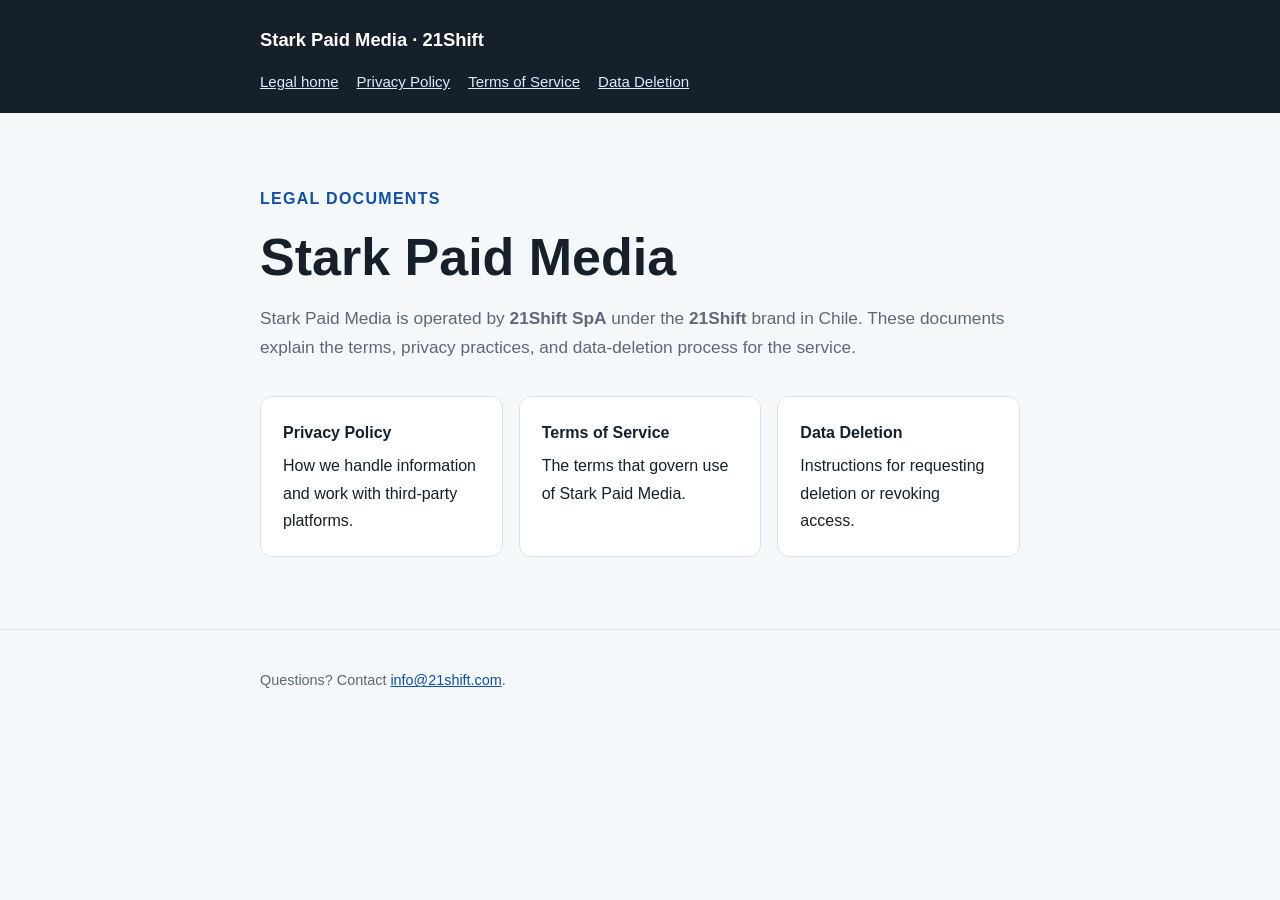
<file: index.html>
<!DOCTYPE html>
<html lang="en">
<head>
  <meta charset="UTF-8" />
  <meta name="viewport" content="width=device-width, initial-scale=1.0" />
  <title>Stark Paid Media — Legal</title>
  <link rel="stylesheet" href="styles.css" />
</head>
<body>
  <header class="site-header">
    <div class="site-header__inner">
      <p class="brand"><a href="index.html">Stark Paid Media · 21Shift</a></p>
      <nav class="site-nav" aria-label="Legal documents">
        <a href="index.html">Legal home</a>
        <a href="privacy.html">Privacy Policy</a>
        <a href="terms.html">Terms of Service</a>
        <a href="data-deletion.html">Data Deletion</a>
      </nav>
    </div>
  </header>

  <main class="page-shell">
    <p class="eyebrow">Legal documents</p>
    <h1>Stark Paid Media</h1>
    <p class="lede">Stark Paid Media is operated by <strong>21Shift SpA</strong> under the <strong>21Shift</strong> brand in Chile. These documents explain the terms, privacy practices, and data-deletion process for the service.</p>

    <section class="document-grid" aria-label="Legal documents">
      <a class="document-card" href="privacy.html">
        <strong>Privacy Policy</strong>
        How we handle information and work with third-party platforms.
      </a>
      <a class="document-card" href="terms.html">
        <strong>Terms of Service</strong>
        The terms that govern use of Stark Paid Media.
      </a>
      <a class="document-card" href="data-deletion.html">
        <strong>Data Deletion</strong>
        Instructions for requesting deletion or revoking access.
      </a>
    </section>
  </main>

  <footer class="site-footer">
    <div class="site-footer__inner">
      <p>Questions? Contact <a href="mailto:info@21shift.com">info@21shift.com</a>.</p>
    </div>
  </footer>
</body>
</html>
</file>
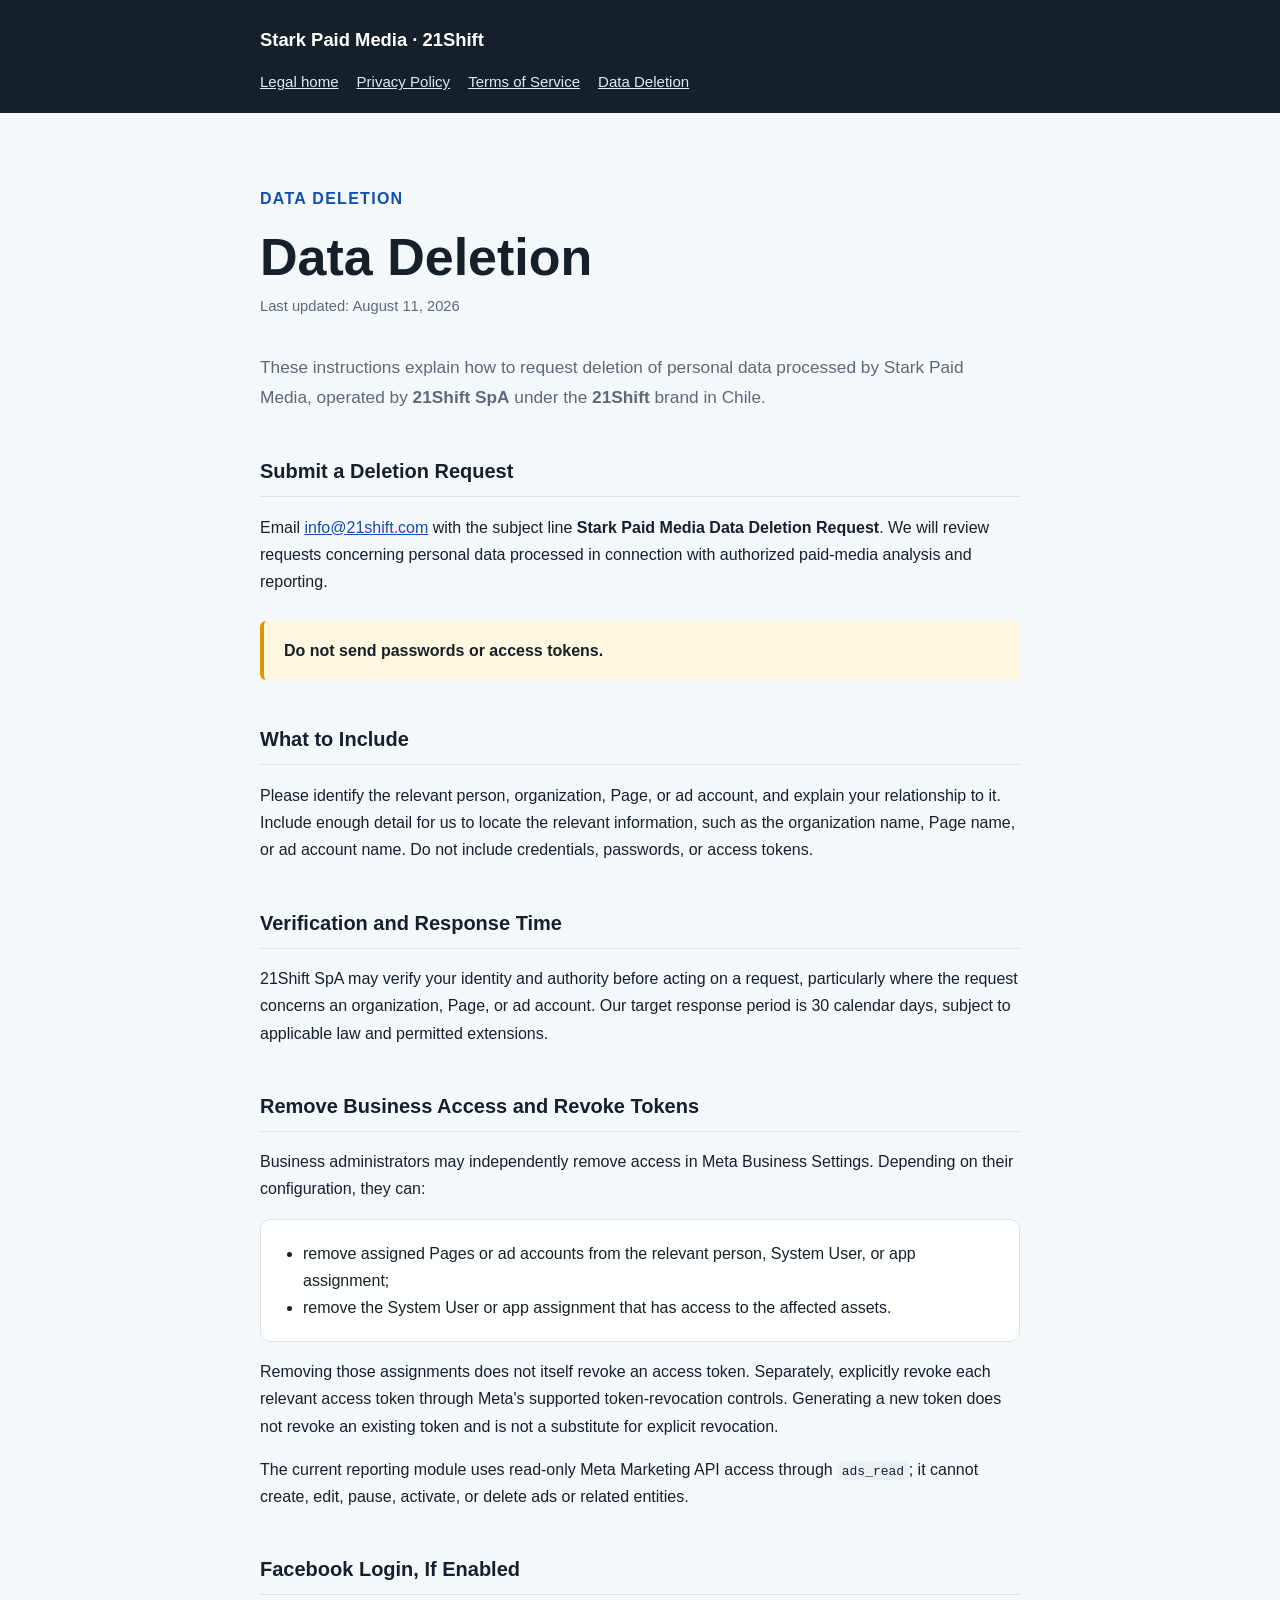
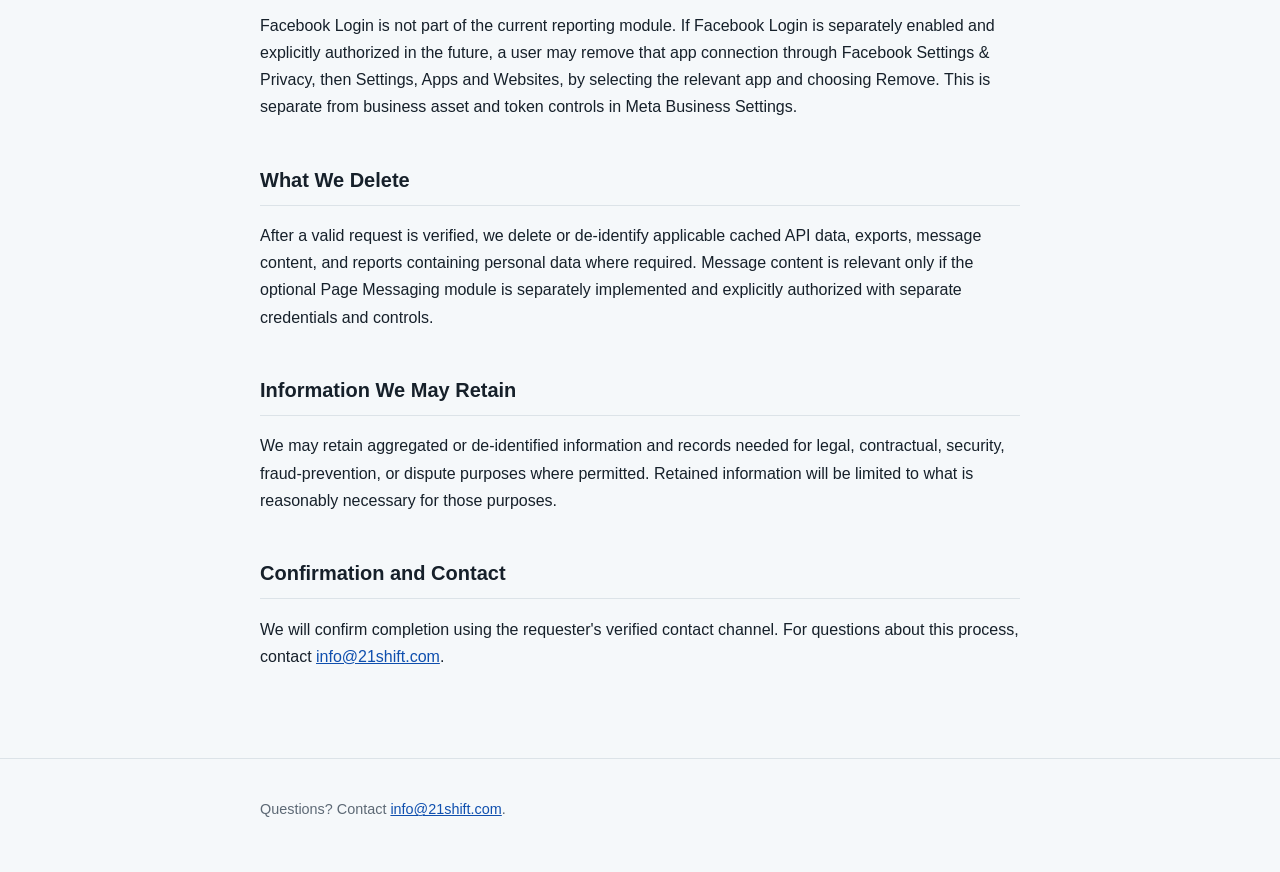
<file: data-deletion.html>
<!DOCTYPE html>
<html lang="en">
<head>
  <meta charset="UTF-8" />
  <meta name="viewport" content="width=device-width, initial-scale=1.0" />
  <title>Data Deletion — Stark Paid Media</title>
  <link rel="stylesheet" href="styles.css" />
</head>
<body>
  <header class="site-header">
    <div class="site-header__inner">
      <p class="brand"><a href="index.html">Stark Paid Media · 21Shift</a></p>
      <nav class="site-nav" aria-label="Legal documents">
        <a href="index.html">Legal home</a>
        <a href="privacy.html">Privacy Policy</a>
        <a href="terms.html">Terms of Service</a>
        <a href="data-deletion.html">Data Deletion</a>
      </nav>
    </div>
  </header>

  <main class="page-shell">
    <p class="eyebrow">Data Deletion</p>
    <h1>Data Deletion</h1>
    <p class="meta">Last updated: August 11, 2026</p>
    <p class="lede">These instructions explain how to request deletion of personal data processed by Stark Paid Media, operated by <strong>21Shift SpA</strong> under the <strong>21Shift</strong> brand in Chile.</p>

    <section>
      <h2>Submit a Deletion Request</h2>
      <p>Email <a href="mailto:info@21shift.com?subject=Stark%20Paid%20Media%20Data%20Deletion%20Request">info@21shift.com</a> with the subject line <strong>Stark Paid Media Data Deletion Request</strong>. We will review requests concerning personal data processed in connection with authorized paid-media analysis and reporting.</p>
      <aside class="callout callout--warning">
        <strong>Do not send passwords or access tokens.</strong>
      </aside>
    </section>

    <section>
      <h2>What to Include</h2>
      <p>Please identify the relevant person, organization, Page, or ad account, and explain your relationship to it. Include enough detail for us to locate the relevant information, such as the organization name, Page name, or ad account name. Do not include credentials, passwords, or access tokens.</p>
    </section>

    <section>
      <h2>Verification and Response Time</h2>
      <p>21Shift SpA may verify your identity and authority before acting on a request, particularly where the request concerns an organization, Page, or ad account. Our target response period is 30 calendar days, subject to applicable law and permitted extensions.</p>
    </section>

    <section>
      <h2>Remove Business Access and Revoke Tokens</h2>
      <p>Business administrators may independently remove access in Meta Business Settings. Depending on their configuration, they can:</p>
      <ul class="steps">
        <li>remove assigned Pages or ad accounts from the relevant person, System User, or app assignment;</li>
        <li>remove the System User or app assignment that has access to the affected assets.</li>
      </ul>
      <p>Removing those assignments does not itself revoke an access token. Separately, explicitly revoke each relevant access token through Meta's supported token-revocation controls. Generating a new token does not revoke an existing token and is not a substitute for explicit revocation.</p>
      <p>The current reporting module uses read-only Meta Marketing API access through <code>ads_read</code>; it cannot create, edit, pause, activate, or delete ads or related entities.</p>
    </section>

    <section>
      <h2>Facebook Login, If Enabled</h2>
      <p>Facebook Login is not part of the current reporting module. If Facebook Login is separately enabled and explicitly authorized in the future, a user may remove that app connection through Facebook Settings &amp; Privacy, then Settings, Apps and Websites, by selecting the relevant app and choosing Remove. This is separate from business asset and token controls in Meta Business Settings.</p>
    </section>

    <section>
      <h2>What We Delete</h2>
      <p>After a valid request is verified, we delete or de-identify applicable cached API data, exports, message content, and reports containing personal data where required. Message content is relevant only if the optional Page Messaging module is separately implemented and explicitly authorized with separate credentials and controls.</p>
    </section>

    <section>
      <h2>Information We May Retain</h2>
      <p>We may retain aggregated or de-identified information and records needed for legal, contractual, security, fraud-prevention, or dispute purposes where permitted. Retained information will be limited to what is reasonably necessary for those purposes.</p>
    </section>

    <section>
      <h2>Confirmation and Contact</h2>
      <p>We will confirm completion using the requester's verified contact channel. For questions about this process, contact <a href="mailto:info@21shift.com">info@21shift.com</a>.</p>
    </section>
  </main>

  <footer class="site-footer">
    <div class="site-footer__inner">
      <p>Questions? Contact <a href="mailto:info@21shift.com">info@21shift.com</a>.</p>
    </div>
  </footer>
</body>
</html>
</file>
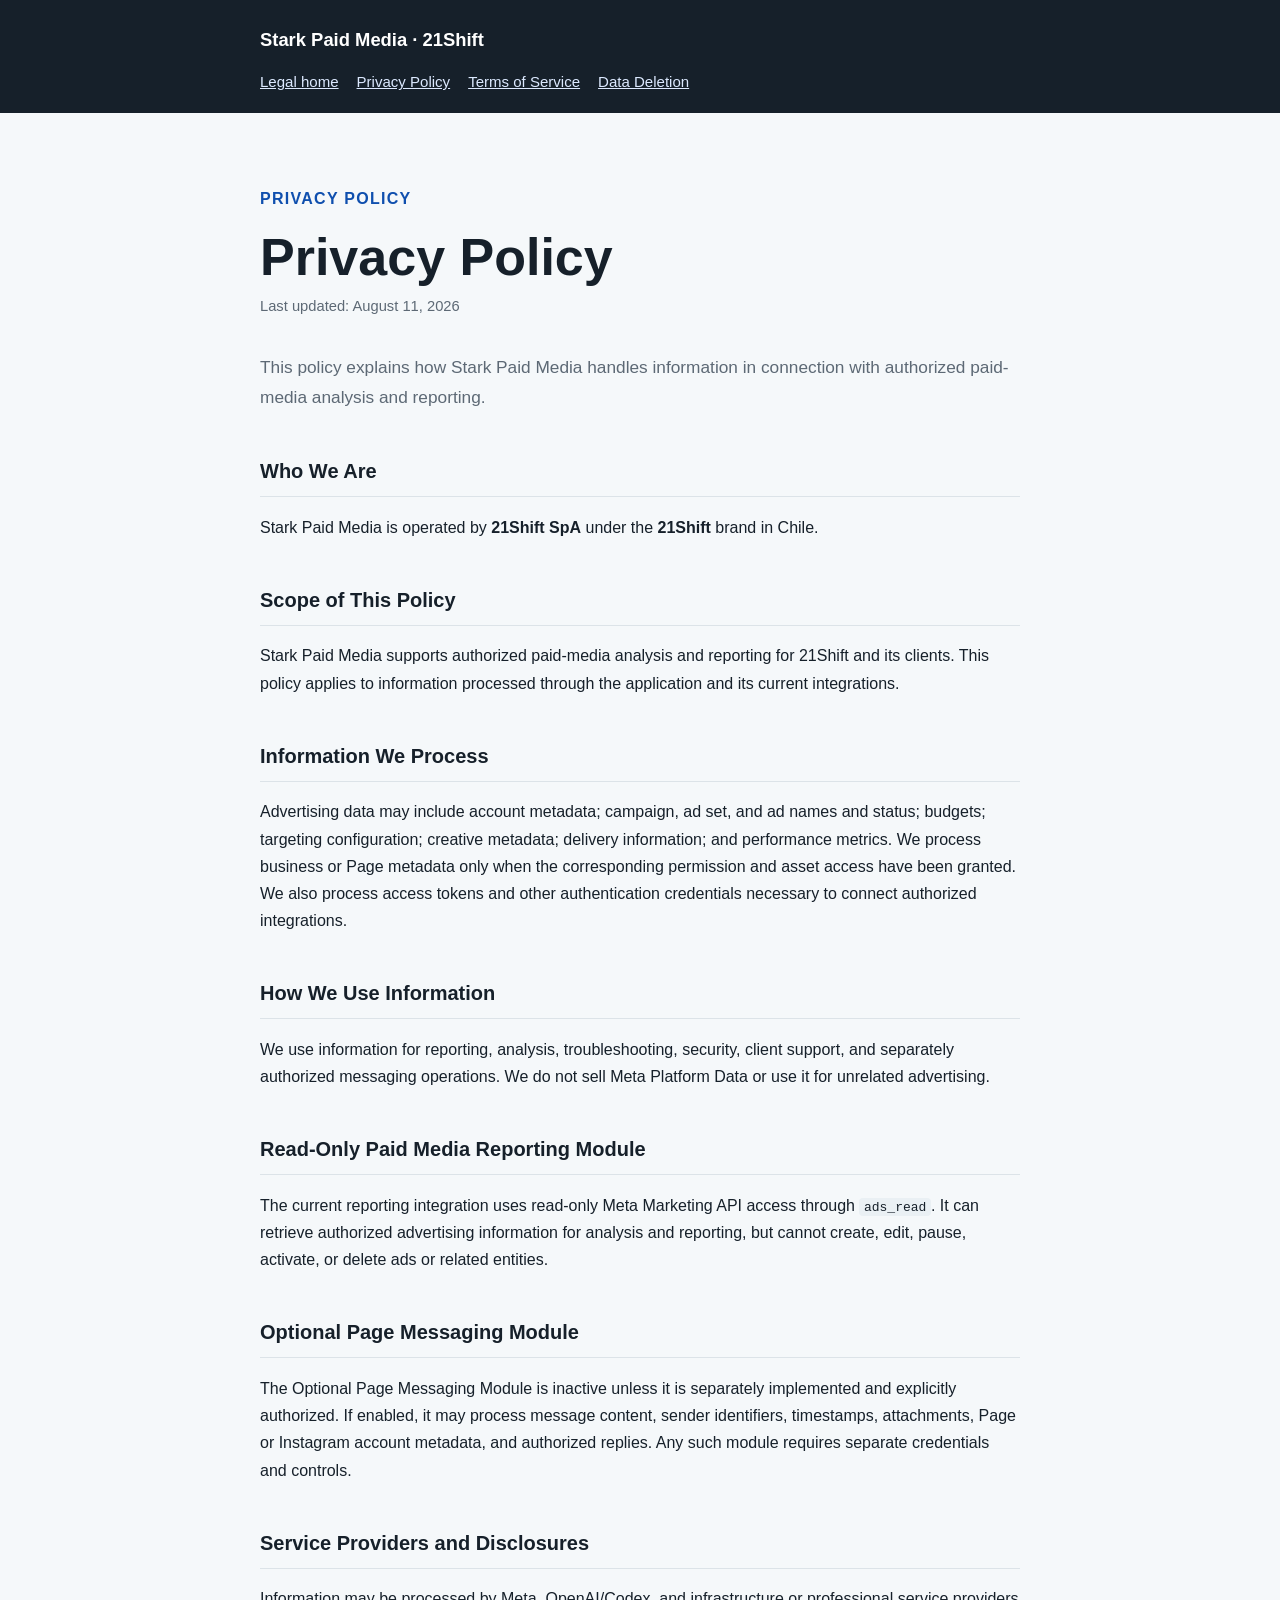
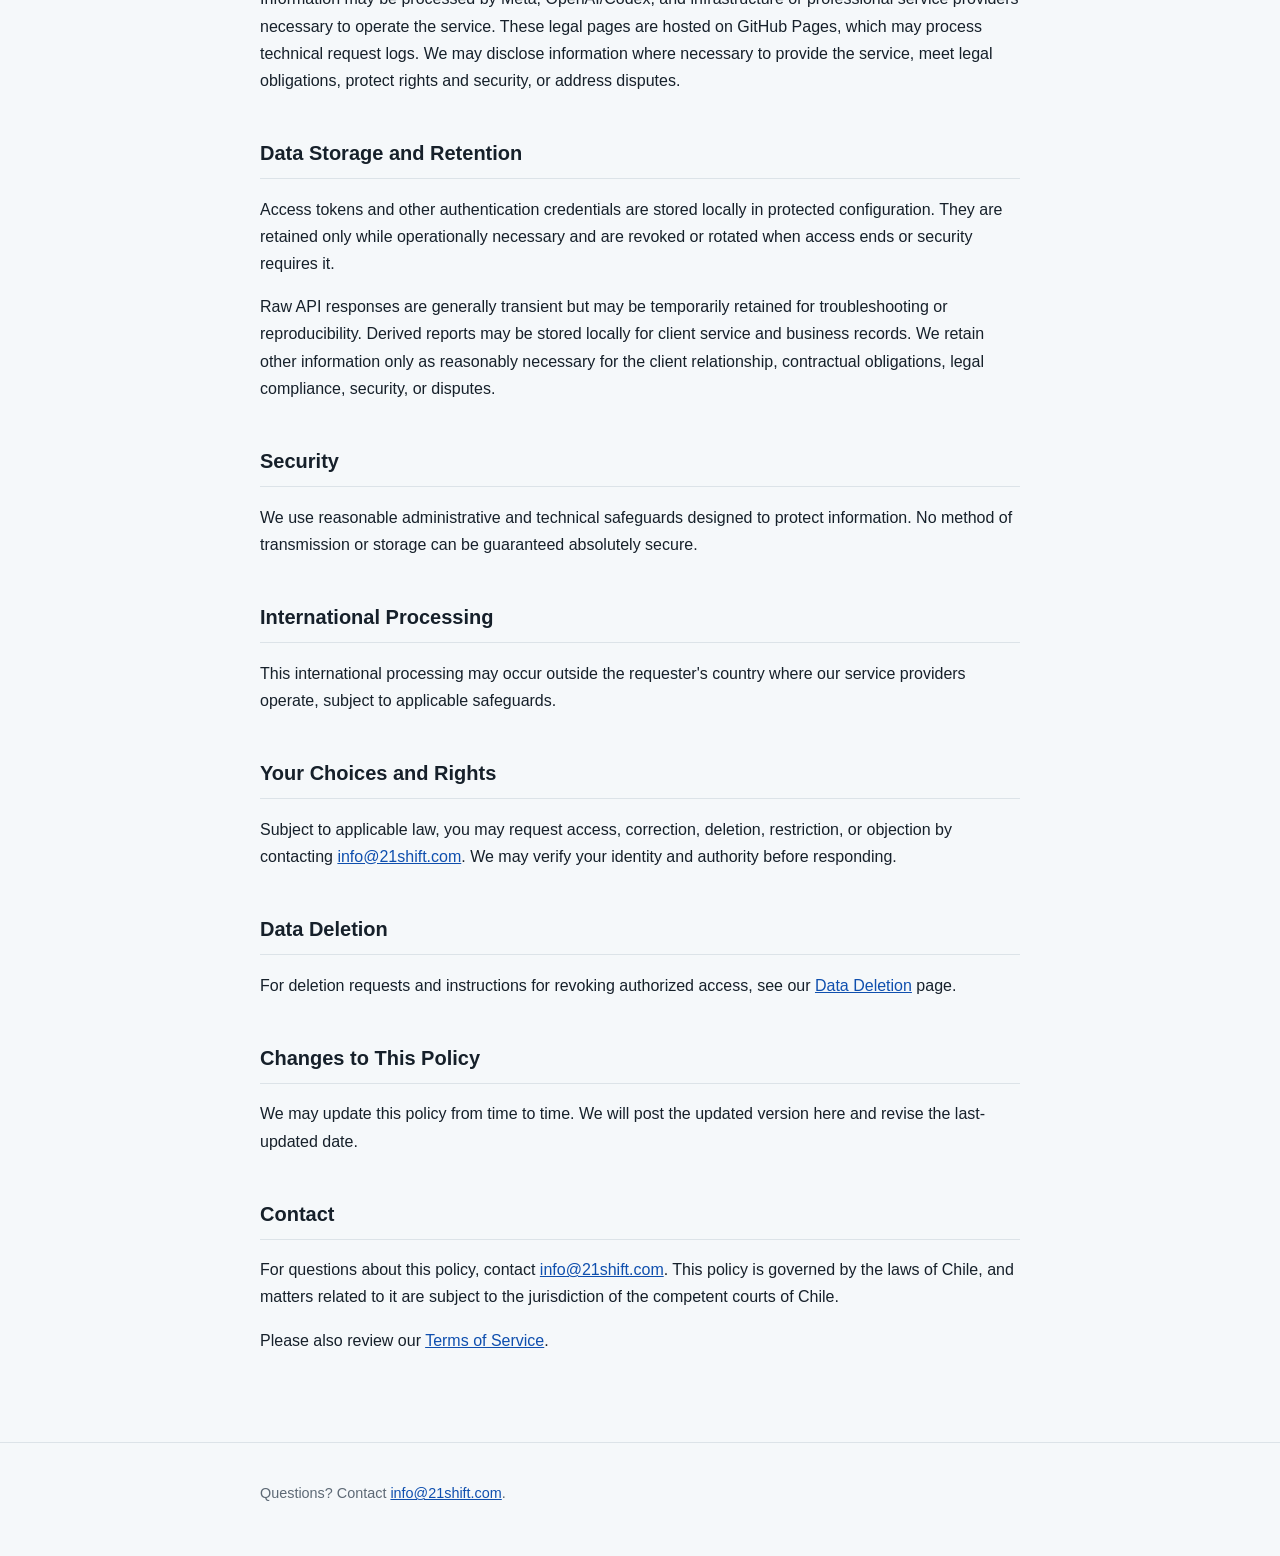
<file: privacy.html>
<!DOCTYPE html>
<html lang="en">
<head>
  <meta charset="UTF-8" />
  <meta name="viewport" content="width=device-width, initial-scale=1.0" />
  <title>Privacy Policy — Stark Paid Media</title>
  <link rel="stylesheet" href="styles.css" />
</head>
<body>
  <header class="site-header">
    <div class="site-header__inner">
      <p class="brand"><a href="index.html">Stark Paid Media · 21Shift</a></p>
      <nav class="site-nav" aria-label="Legal documents">
        <a href="index.html">Legal home</a>
        <a href="privacy.html">Privacy Policy</a>
        <a href="terms.html">Terms of Service</a>
        <a href="data-deletion.html">Data Deletion</a>
      </nav>
    </div>
  </header>

  <main class="page-shell">
    <p class="eyebrow">Privacy Policy</p>
    <h1>Privacy Policy</h1>
    <p class="meta">Last updated: August 11, 2026</p>
    <p class="lede">This policy explains how Stark Paid Media handles information in connection with authorized paid-media analysis and reporting.</p>

    <section>
      <h2>Who We Are</h2>
      <p>Stark Paid Media is operated by <strong>21Shift SpA</strong> under the <strong>21Shift</strong> brand in Chile.</p>
    </section>

    <section>
      <h2>Scope of This Policy</h2>
      <p>Stark Paid Media supports authorized paid-media analysis and reporting for 21Shift and its clients. This policy applies to information processed through the application and its current integrations.</p>
    </section>

    <section>
      <h2>Information We Process</h2>
      <p>Advertising data may include account metadata; campaign, ad set, and ad names and status; budgets; targeting configuration; creative metadata; delivery information; and performance metrics. We process business or Page metadata only when the corresponding permission and asset access have been granted. We also process access tokens and other authentication credentials necessary to connect authorized integrations.</p>
    </section>

    <section>
      <h2>How We Use Information</h2>
      <p>We use information for reporting, analysis, troubleshooting, security, client support, and separately authorized messaging operations. We do not sell Meta Platform Data or use it for unrelated advertising.</p>
    </section>

    <section>
      <h2>Read-Only Paid Media Reporting Module</h2>
      <p>The current reporting integration uses read-only Meta Marketing API access through <code>ads_read</code>. It can retrieve authorized advertising information for analysis and reporting, but cannot create, edit, pause, activate, or delete ads or related entities.</p>
    </section>

    <section>
      <h2>Optional Page Messaging Module</h2>
      <p>The Optional Page Messaging Module is inactive unless it is separately implemented and explicitly authorized. If enabled, it may process message content, sender identifiers, timestamps, attachments, Page or Instagram account metadata, and authorized replies. Any such module requires separate credentials and controls.</p>
    </section>

    <section>
      <h2>Service Providers and Disclosures</h2>
      <p>Information may be processed by Meta, OpenAI/Codex, and infrastructure or professional service providers necessary to operate the service. These legal pages are hosted on GitHub Pages, which may process technical request logs. We may disclose information where necessary to provide the service, meet legal obligations, protect rights and security, or address disputes.</p>
    </section>

    <section>
      <h2>Data Storage and Retention</h2>
      <p>Access tokens and other authentication credentials are stored locally in protected configuration. They are retained only while operationally necessary and are revoked or rotated when access ends or security requires it.</p>
      <p>Raw API responses are generally transient but may be temporarily retained for troubleshooting or reproducibility. Derived reports may be stored locally for client service and business records. We retain other information only as reasonably necessary for the client relationship, contractual obligations, legal compliance, security, or disputes.</p>
    </section>

    <section>
      <h2>Security</h2>
      <p>We use reasonable administrative and technical safeguards designed to protect information. No method of transmission or storage can be guaranteed absolutely secure.</p>
    </section>

    <section>
      <h2>International Processing</h2>
      <p>This international processing may occur outside the requester's country where our service providers operate, subject to applicable safeguards.</p>
    </section>

    <section>
      <h2>Your Choices and Rights</h2>
      <p>Subject to applicable law, you may request access, correction, deletion, restriction, or objection by contacting <a href="mailto:info@21shift.com">info@21shift.com</a>. We may verify your identity and authority before responding.</p>
    </section>

    <section>
      <h2>Data Deletion</h2>
      <p>For deletion requests and instructions for revoking authorized access, see our <a href="data-deletion.html">Data Deletion</a> page.</p>
    </section>

    <section>
      <h2>Changes to This Policy</h2>
      <p>We may update this policy from time to time. We will post the updated version here and revise the last-updated date.</p>
    </section>

    <section>
      <h2>Contact</h2>
      <p>For questions about this policy, contact <a href="mailto:info@21shift.com">info@21shift.com</a>. This policy is governed by the laws of Chile, and matters related to it are subject to the jurisdiction of the competent courts of Chile.</p>
      <p>Please also review our <a href="terms.html">Terms of Service</a>.</p>
    </section>
  </main>

  <footer class="site-footer">
    <div class="site-footer__inner">
      <p>Questions? Contact <a href="mailto:info@21shift.com">info@21shift.com</a>.</p>
    </div>
  </footer>
</body>
</html>
</file>
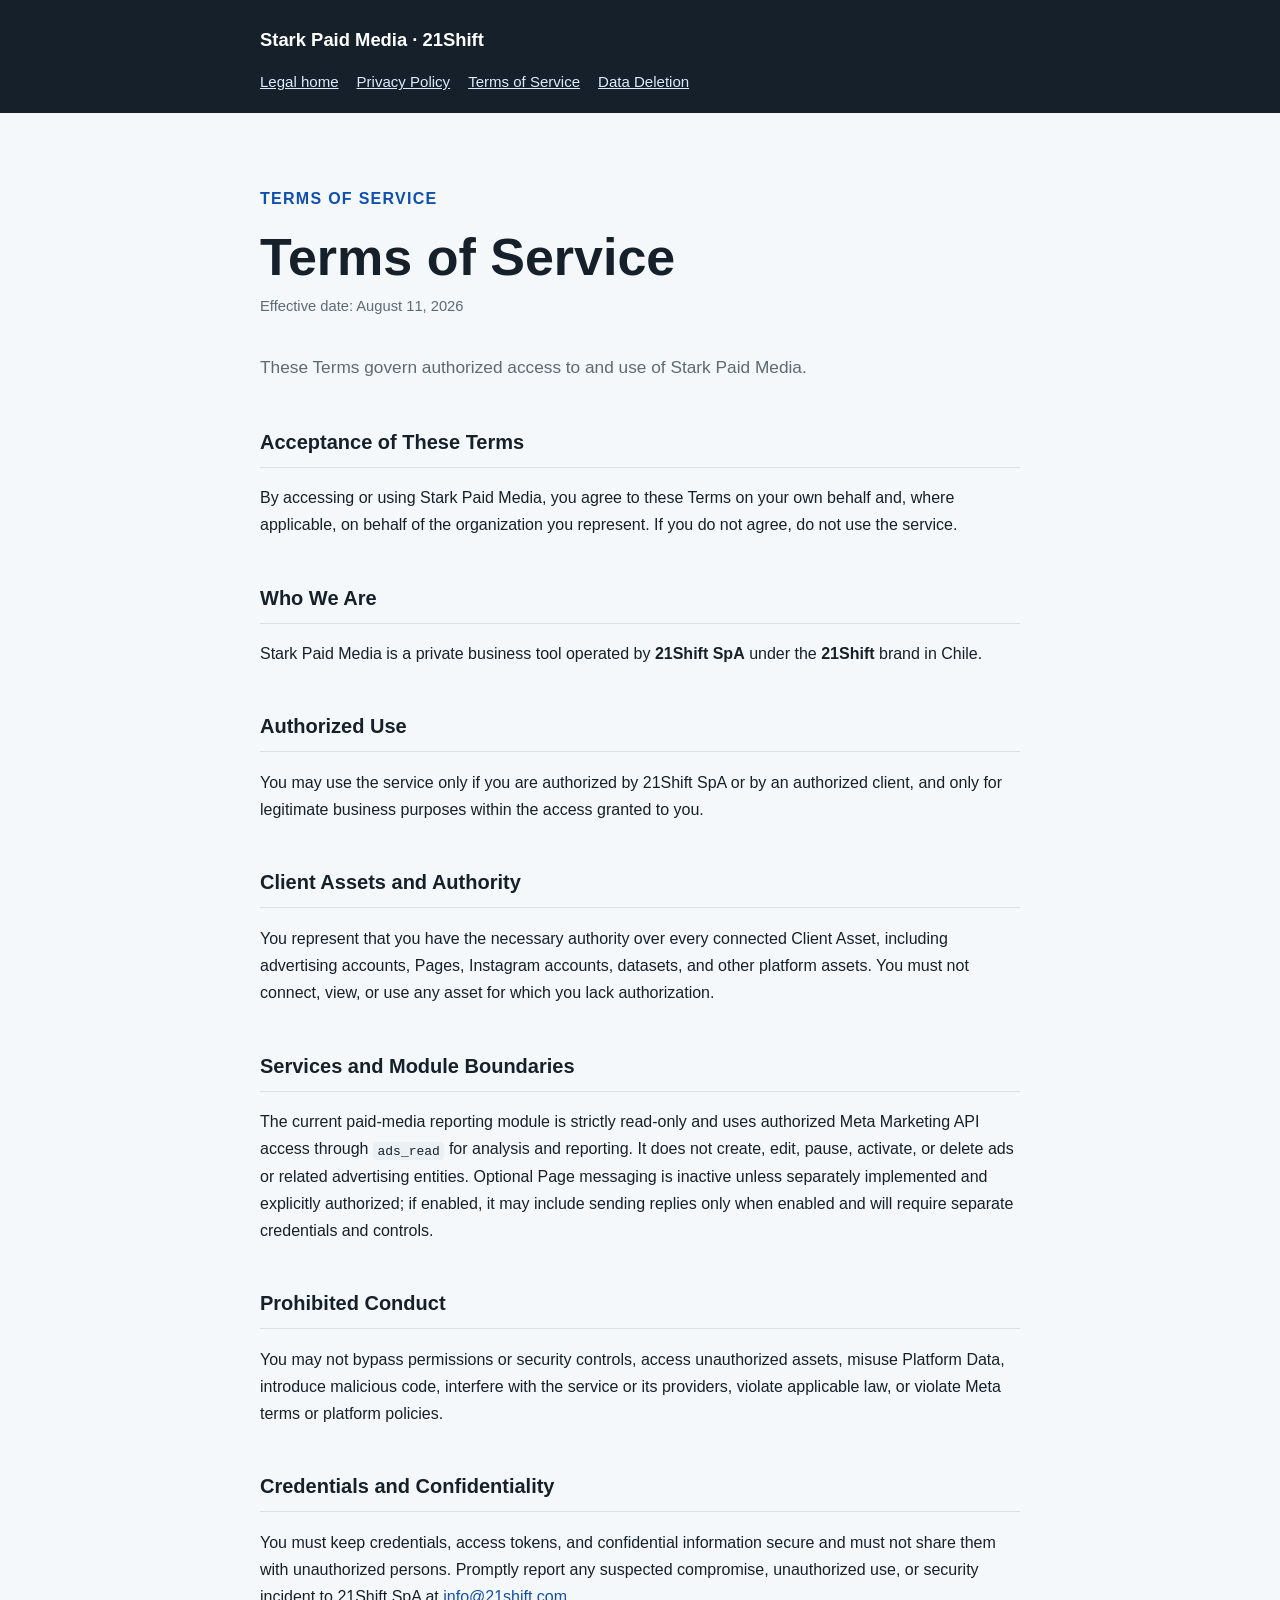
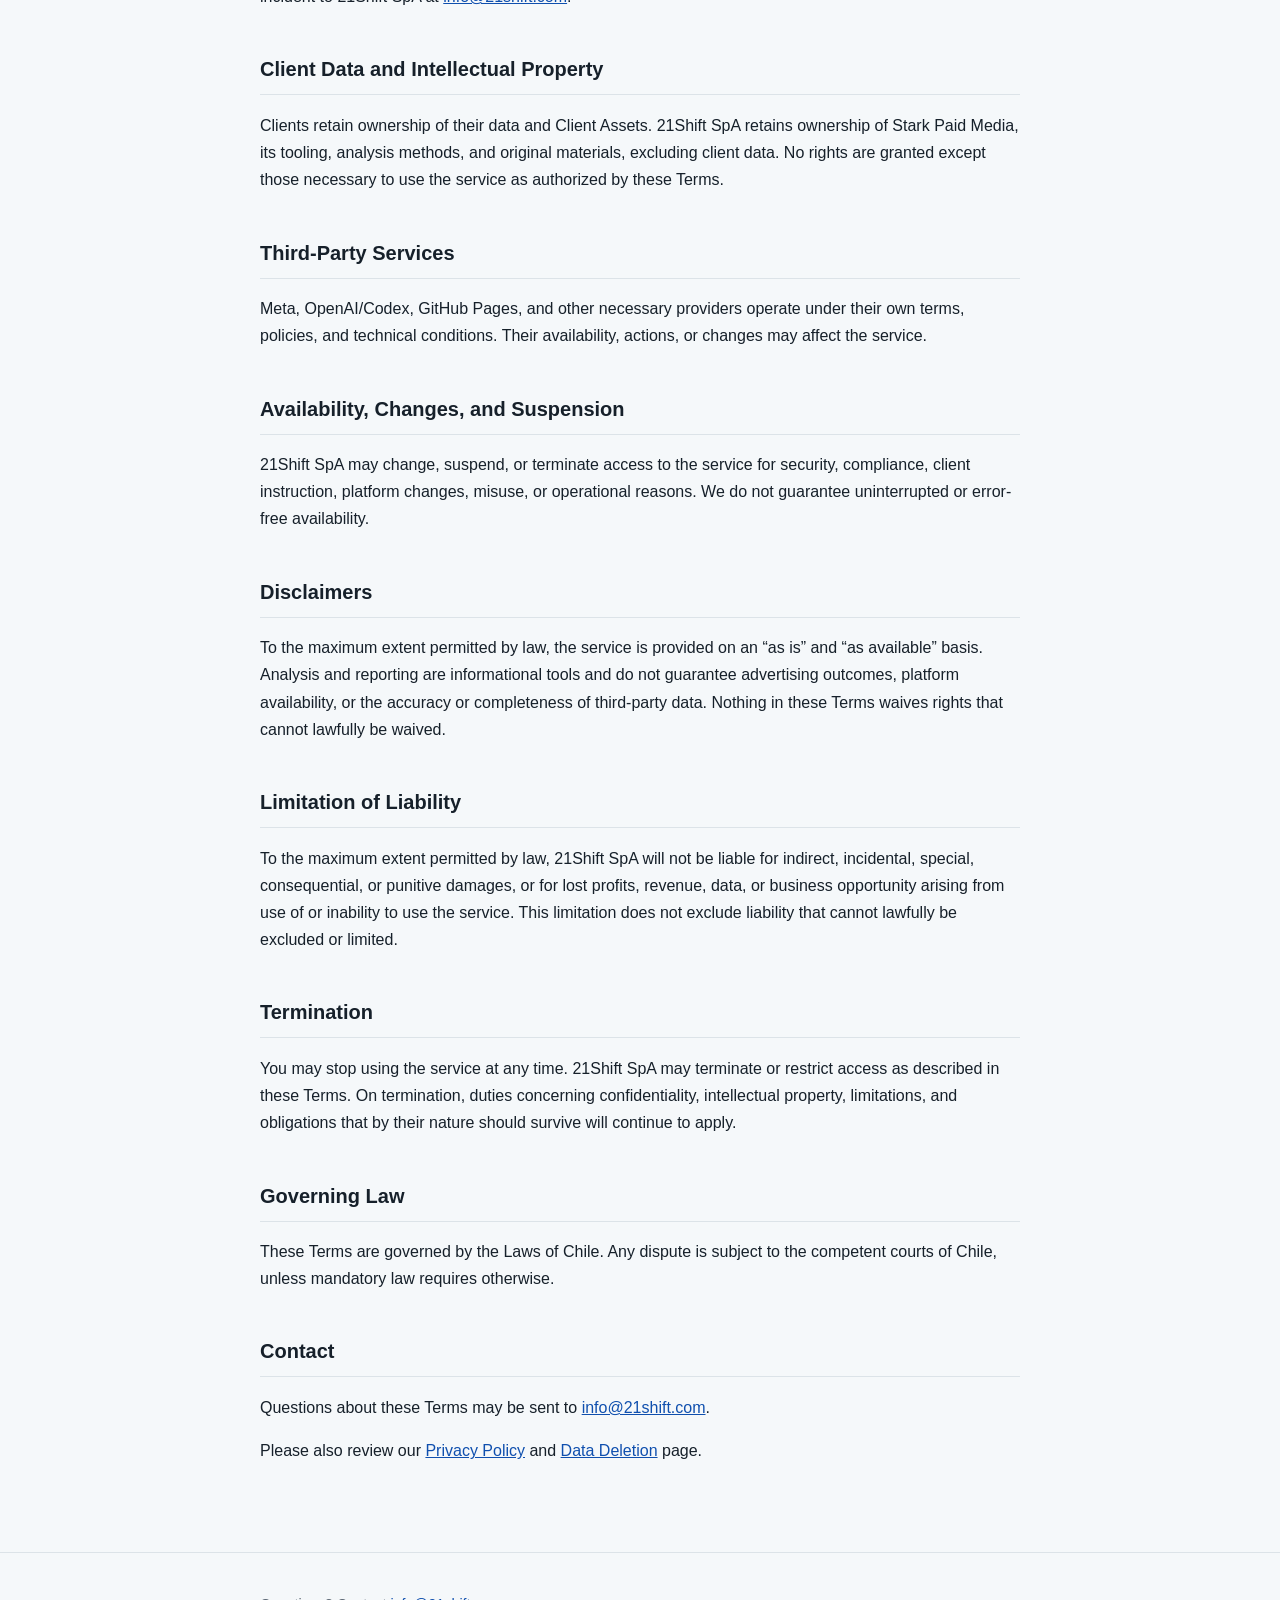
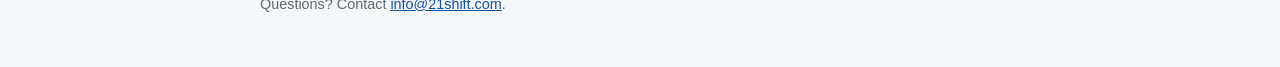
<file: terms.html>
<!DOCTYPE html>
<html lang="en">
<head>
  <meta charset="UTF-8" />
  <meta name="viewport" content="width=device-width, initial-scale=1.0" />
  <title>Terms of Service — Stark Paid Media</title>
  <link rel="stylesheet" href="styles.css" />
</head>
<body>
  <header class="site-header">
    <div class="site-header__inner">
      <p class="brand"><a href="index.html">Stark Paid Media · 21Shift</a></p>
      <nav class="site-nav" aria-label="Legal documents">
        <a href="index.html">Legal home</a>
        <a href="privacy.html">Privacy Policy</a>
        <a href="terms.html">Terms of Service</a>
        <a href="data-deletion.html">Data Deletion</a>
      </nav>
    </div>
  </header>

  <main class="page-shell">
    <p class="eyebrow">Terms of Service</p>
    <h1>Terms of Service</h1>
    <p class="meta">Effective date: August 11, 2026</p>
    <p class="lede">These Terms govern authorized access to and use of Stark Paid Media.</p>

    <section>
      <h2>Acceptance of These Terms</h2>
      <p>By accessing or using Stark Paid Media, you agree to these Terms on your own behalf and, where applicable, on behalf of the organization you represent. If you do not agree, do not use the service.</p>
    </section>

    <section>
      <h2>Who We Are</h2>
      <p>Stark Paid Media is a private business tool operated by <strong>21Shift SpA</strong> under the <strong>21Shift</strong> brand in Chile.</p>
    </section>

    <section>
      <h2>Authorized Use</h2>
      <p>You may use the service only if you are authorized by 21Shift SpA or by an authorized client, and only for legitimate business purposes within the access granted to you.</p>
    </section>

    <section>
      <h2>Client Assets and Authority</h2>
      <p>You represent that you have the necessary authority over every connected Client Asset, including advertising accounts, Pages, Instagram accounts, datasets, and other platform assets. You must not connect, view, or use any asset for which you lack authorization.</p>
    </section>

    <section>
      <h2>Services and Module Boundaries</h2>
      <p>The current paid-media reporting module is strictly read-only and uses authorized Meta Marketing API access through <code>ads_read</code> for analysis and reporting. It does not create, edit, pause, activate, or delete ads or related advertising entities. Optional Page messaging is inactive unless separately implemented and explicitly authorized; if enabled, it may include sending replies only when enabled and will require separate credentials and controls.</p>
    </section>

    <section>
      <h2>Prohibited Conduct</h2>
      <p>You may not bypass permissions or security controls, access unauthorized assets, misuse Platform Data, introduce malicious code, interfere with the service or its providers, violate applicable law, or violate Meta terms or platform policies.</p>
    </section>

    <section>
      <h2>Credentials and Confidentiality</h2>
      <p>You must keep credentials, access tokens, and confidential information secure and must not share them with unauthorized persons. Promptly report any suspected compromise, unauthorized use, or security incident to 21Shift SpA at <a href="mailto:info@21shift.com">info@21shift.com</a>.</p>
    </section>

    <section>
      <h2>Client Data and Intellectual Property</h2>
      <p>Clients retain ownership of their data and Client Assets. 21Shift SpA retains ownership of Stark Paid Media, its tooling, analysis methods, and original materials, excluding client data. No rights are granted except those necessary to use the service as authorized by these Terms.</p>
    </section>

    <section>
      <h2>Third-Party Services</h2>
      <p>Meta, OpenAI/Codex, GitHub Pages, and other necessary providers operate under their own terms, policies, and technical conditions. Their availability, actions, or changes may affect the service.</p>
    </section>

    <section>
      <h2>Availability, Changes, and Suspension</h2>
      <p>21Shift SpA may change, suspend, or terminate access to the service for security, compliance, client instruction, platform changes, misuse, or operational reasons. We do not guarantee uninterrupted or error-free availability.</p>
    </section>

    <section>
      <h2>Disclaimers</h2>
      <p>To the maximum extent permitted by law, the service is provided on an “as is” and “as available” basis. Analysis and reporting are informational tools and do not guarantee advertising outcomes, platform availability, or the accuracy or completeness of third-party data. Nothing in these Terms waives rights that cannot lawfully be waived.</p>
    </section>

    <section>
      <h2>Limitation of Liability</h2>
      <p>To the maximum extent permitted by law, 21Shift SpA will not be liable for indirect, incidental, special, consequential, or punitive damages, or for lost profits, revenue, data, or business opportunity arising from use of or inability to use the service. This limitation does not exclude liability that cannot lawfully be excluded or limited.</p>
    </section>

    <section>
      <h2>Termination</h2>
      <p>You may stop using the service at any time. 21Shift SpA may terminate or restrict access as described in these Terms. On termination, duties concerning confidentiality, intellectual property, limitations, and obligations that by their nature should survive will continue to apply.</p>
    </section>

    <section>
      <h2>Governing Law</h2>
      <p>These Terms are governed by the Laws of Chile. Any dispute is subject to the competent courts of Chile, unless mandatory law requires otherwise.</p>
    </section>

    <section>
      <h2>Contact</h2>
      <p>Questions about these Terms may be sent to <a href="mailto:info@21shift.com">info@21shift.com</a>.</p>
      <p>Please also review our <a href="privacy.html">Privacy Policy</a> and <a href="data-deletion.html">Data Deletion</a> page.</p>
    </section>
  </main>

  <footer class="site-footer">
    <div class="site-footer__inner">
      <p>Questions? Contact <a href="mailto:info@21shift.com">info@21shift.com</a>.</p>
    </div>
  </footer>
</body>
</html>
</file>
<file: styles.css>
:root {
  color-scheme: light;
  --ink: #16202a;
  --muted: #5d6975;
  --line: #dce3e8;
  --surface: #ffffff;
  --surface-soft: #f5f8fa;
  --accent: #1769e0;
  --accent-dark: #0f4fae;
  --warning-bg: #fff7df;
  --warning-line: #d99a00;
  --content: 760px;
}

* { box-sizing: border-box; }
html { background: var(--surface-soft); }
body {
  margin: 0;
  color: var(--ink);
  background: var(--surface-soft);
  font-family: -apple-system, BlinkMacSystemFont, "Segoe UI", Roboto, sans-serif;
  line-height: 1.7;
}
a { color: var(--accent-dark); }
a:hover { color: var(--accent); }
a:focus-visible { outline: 3px solid rgba(23, 105, 224, 0.35); outline-offset: 3px; }
.site-header { background: var(--ink); color: #fff; }
.site-header__inner, .page-shell, .site-footer__inner {
  width: min(calc(100% - 40px), var(--content));
  margin: 0 auto;
}
.site-header__inner { padding: 24px 0 18px; }
.brand { margin: 0; font-size: 1.15rem; font-weight: 700; }
.brand a { color: inherit; text-decoration: none; }
.site-nav { display: flex; flex-wrap: wrap; gap: 8px 18px; margin-top: 14px; }
.site-nav a { color: #dce9ff; font-size: 0.94rem; }
.page-shell { padding: 56px 0 72px; }
.eyebrow { color: var(--accent-dark); font-weight: 700; letter-spacing: 0.08em; text-transform: uppercase; }
h1 { margin: 0 0 8px; font-size: clamp(2rem, 6vw, 3.25rem); line-height: 1.12; }
h2 { margin-top: 42px; padding-bottom: 8px; border-bottom: 1px solid var(--line); font-size: 1.25rem; }
h3 { margin-top: 28px; font-size: 1.05rem; }
.meta, .lede { color: var(--muted); }
.meta { margin: 0 0 34px; font-size: 0.92rem; }
.lede { font-size: 1.08rem; }
.document-grid { display: grid; grid-template-columns: repeat(auto-fit, minmax(210px, 1fr)); gap: 16px; margin-top: 34px; }
.document-card { display: block; padding: 22px; border: 1px solid var(--line); border-radius: 12px; background: var(--surface); color: inherit; text-decoration: none; }
.document-card:hover { border-color: var(--accent); color: inherit; transform: translateY(-1px); }
.document-card strong { display: block; margin-bottom: 6px; }
.callout { margin: 26px 0; padding: 16px 20px; border-left: 4px solid var(--accent); border-radius: 6px; background: var(--surface); }
.callout--warning { border-left-color: var(--warning-line); background: var(--warning-bg); }
.steps { padding: 20px 24px 20px 42px; border: 1px solid var(--line); border-radius: 10px; background: var(--surface); }
.site-footer { border-top: 1px solid var(--line); color: var(--muted); }
.site-footer__inner { padding: 24px 0 36px; font-size: 0.9rem; }
code { padding: 0.12em 0.35em; border-radius: 4px; background: #eaf0f4; }
@media (max-width: 520px) {
  .site-header__inner, .page-shell, .site-footer__inner { width: min(calc(100% - 28px), var(--content)); }
  .page-shell { padding-top: 38px; }
}
</file>
